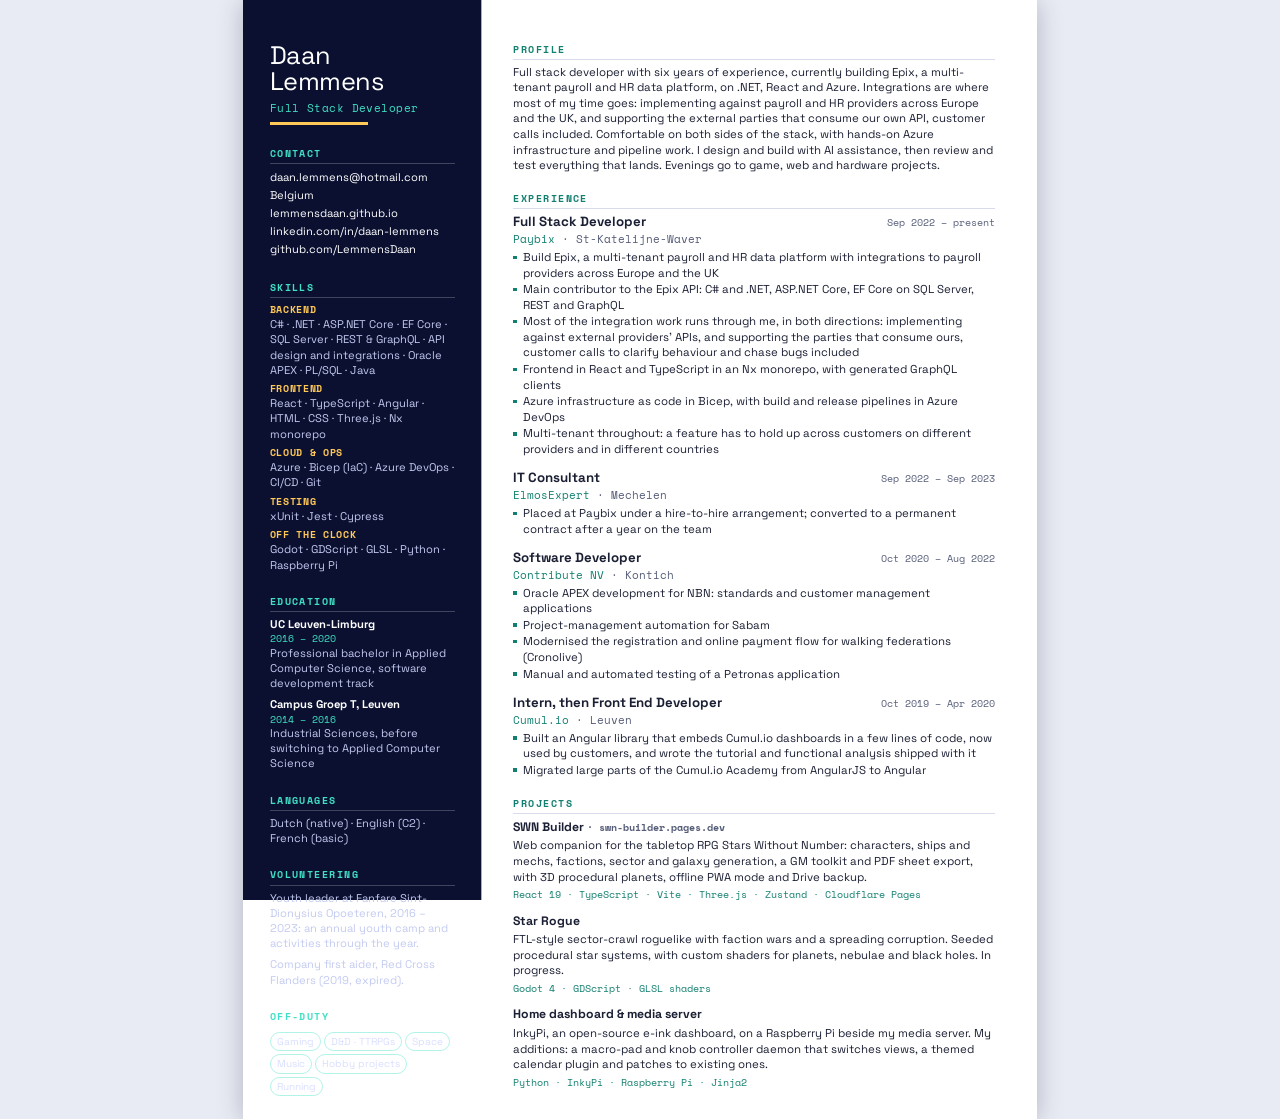
<file: cv.html>
<!DOCTYPE html>
<html lang="en">
<head>
<meta charset="utf-8">
<title>Daan Lemmens · CV</title>
<meta name="description" content="CV of Daan Lemmens, full stack developer in Belgium.">
<link rel="preconnect" href="https://fonts.googleapis.com">
<link rel="preconnect" href="https://fonts.gstatic.com" crossorigin>
<link href="https://fonts.googleapis.com/css2?family=Space+Grotesk:wght@400;500;700&family=Space+Mono:wght@400;700&display=swap" rel="stylesheet">
<style>
  /* Printed on A4 with no page margin of its own: the sidebar has to reach the paper's edge,
     so every margin lives as padding inside the two columns instead. */
  @page { size: A4; margin: 0; }

  :root {
    --navy: #0b1030;        /* the site's background, here as the sidebar */
    --teal: #3fe0c5;        /* site teal: bright enough for the navy column only */
    --teal-ink: #12806f;    /* the same hue darkened until it reads as text on white */
    --gold: #ffc857;
    --ink: #1b1f33;
    --ink-soft: #565d78;
    --rule: #d8dcec;
    --side: 63mm;
  }

  * { box-sizing: border-box; }
  html, body { margin: 0; }
  body {
    font-family: "Space Grotesk", "Segoe UI", Arial, sans-serif;
    font-size: 8.6pt; line-height: 1.36; color: var(--ink);
    background: #fff;
    -webkit-print-color-adjust: exact; print-color-adjust: exact;
  }

  /* The sidebar's colour is painted by a fixed layer rather than as a background on the column,
     so it still reaches the foot of the sheet if the CV ever runs onto a second page. */
  body::before {
    content: ""; position: fixed; top: 0; bottom: 0; left: 0; width: var(--side);
    background: var(--navy); border-right: 1.2pt solid var(--teal); z-index: 0;
  }

  .sheet { display: grid; grid-template-columns: var(--side) 1fr; min-height: 296mm; }
  aside, main { position: relative; z-index: 1; }
  aside { padding: 11mm 7mm 6mm; color: #d9deff; }
  main  { padding: 11mm 11mm 6mm 8.5mm; }

  /* --- name block -------------------------------------------------------- */
  .name { font-size: 19pt; line-height: 1.05; letter-spacing: -.02em; color: #fff; margin: 0; }
  .role { font-family: "Space Mono", monospace; font-size: 8.4pt; letter-spacing: .04em;
          color: var(--teal); margin: 5px 0 0; }
  .rule { height: 2pt; background: var(--gold); width: 26mm; margin: 7px 0 0; }

  /* --- section headings -------------------------------------------------- */
  aside h2, main h2 {
    font-family: "Space Mono", monospace; font-size: 7.8pt; font-weight: 700;
    text-transform: uppercase; letter-spacing: .14em; margin: 0 0 5px;
  }
  aside h2 { color: var(--teal); margin-top: 5.6mm; padding-bottom: 3px;
             border-bottom: .6pt solid rgba(255, 255, 255, .22); }
  main h2  { color: var(--teal-ink); margin-top: 4.6mm; padding-bottom: 3px;
             border-bottom: .8pt solid var(--rule); }
  main h2:first-child { margin-top: 0; }

  p { margin: 3px 0; }
  a { color: inherit; text-decoration: none; }

  /* --- sidebar ----------------------------------------------------------- */
  aside p { color: #c3caf0; }
  .contact { font-size: 8.4pt; line-height: 1.6; word-break: break-word; }
  .contact b { display: block; font-weight: 400; color: #fff; }
  .skill { margin: 0 0 4px; font-size: 8.4pt; }
  .skill b { display: block; font-family: "Space Mono", monospace; font-size: 7.3pt;
             font-weight: 700; letter-spacing: .07em; text-transform: uppercase;
             color: var(--gold); margin-bottom: 1px; }
  .school { margin: 0 0 6px; font-size: 8.4pt; }
  .school b { color: #fff; }
  .school span { display: block; font-family: "Space Mono", monospace; font-size: 7.3pt; color: var(--teal); }
  .chips { margin: 2px 0 0; padding: 0; list-style: none; display: flex; flex-wrap: wrap; gap: 3px; }
  .chips li { font-size: 7.6pt; line-height: 1.5; padding: 1px 6px; border-radius: 99px;
              border: .6pt solid rgba(63, 224, 197, .4); color: #d9deff; }

  /* --- experience -------------------------------------------------------- */
  .job { margin: 0 0 3.4mm; break-inside: avoid; }
  .job:last-child { margin-bottom: 0; }
  .job h3 { margin: 0; font-size: 10pt; line-height: 1.25; display: flex;
            justify-content: space-between; align-items: baseline; gap: 10px; }
  .job h3 time { font-family: "Space Mono", monospace; font-size: 7.8pt; font-weight: 400;
                 color: var(--ink-soft); white-space: nowrap; }
  .at { font-family: "Space Mono", monospace; font-size: 8.2pt; color: var(--teal-ink);
        margin: 1px 0 3px; }
  .at span { color: var(--ink-soft); }

  /* square teal markers, the same shape as the meter pips on the site */
  ul.b { list-style: none; margin: 2px 0 0; padding: 0; }
  ul.b li { position: relative; padding-left: 10px; margin: 1px 0; }
  ul.b li::before { content: ""; position: absolute; left: 0; top: .5em;
                    width: 3.4px; height: 3.4px; background: var(--teal-ink); }

  /* --- projects ---------------------------------------------------------- */
  .proj { margin: 0 0 2.8mm; break-inside: avoid; }
  .proj:last-child { margin-bottom: 0; }
  .proj h3 { margin: 0; font-size: 9.2pt; }
  .proj h3 em { font-style: normal; font-family: "Space Mono", monospace; font-size: 7.6pt;
                color: var(--ink-soft); }
  .stack { font-family: "Space Mono", monospace; font-size: 7.6pt; color: var(--teal-ink); margin: 2px 0 0; }

  /* On screen the sheet sits on the page background like a sheet of paper. */
  @media screen {
    body { background: #e9ebf4; }
    .sheet { width: 210mm; margin: 0 auto; background: #fff; box-shadow: 0 2px 24px rgba(11, 16, 48, .25); }
    body::before { left: 50%; margin-left: -105mm; }
  }
</style>
</head>
<body>
<div class="sheet">

  <aside>
    <p class="name">Daan<br>Lemmens</p>
    <p class="role">Full Stack Developer</p>
    <div class="rule"></div>

    <h2>Contact</h2>
    <p class="contact">
      <b>daan.lemmens@hotmail.com</b>
      <b>Belgium</b>
      <b>lemmensdaan.github.io</b>
      <b>linkedin.com/in/daan-lemmens</b>
      <b>github.com/LemmensDaan</b>
    </p>

    <h2>Skills</h2>
    <p class="skill"><b>Backend</b>C# · .NET · ASP.NET Core · EF Core · SQL Server · REST &amp; GraphQL · API design and integrations · Oracle APEX · PL/SQL · Java</p>
    <p class="skill"><b>Frontend</b>React · TypeScript · Angular · HTML · CSS · Three.js · Nx monorepo</p>
    <p class="skill"><b>Cloud &amp; ops</b>Azure · Bicep (IaC) · Azure DevOps · CI/CD · Git</p>
    <p class="skill"><b>Testing</b>xUnit · Jest · Cypress</p>
    <p class="skill"><b>Off the clock</b>Godot · GDScript · GLSL · Python · Raspberry Pi</p>

    <h2>Education</h2>
    <p class="school"><b>UC Leuven-Limburg</b><span>2016 – 2020</span>Professional bachelor in Applied Computer Science, software development track</p>
    <p class="school"><b>Campus Groep T, Leuven</b><span>2014 – 2016</span>Industrial Sciences, before switching to Applied Computer Science</p>

    <h2>Languages</h2>
    <p class="school">Dutch (native) · English (C2) · French (basic)</p>

    <h2>Volunteering</h2>
    <p class="school">Youth leader at Fanfare Sint-Dionysius Opoeteren, 2016 – 2023: an annual youth camp and activities through the year.</p>
    <p class="school">Company first aider, Red Cross Flanders (2019, expired).</p>

    <h2>Off-duty</h2>
    <ul class="chips">
      <li>Gaming</li><li>D&amp;D · TTRPGs</li><li>Space</li><li>Music</li><li>Hobby projects</li><li>Running</li>
    </ul>
  </aside>

  <main>
    <h2>Profile</h2>
    <p>Full stack developer with six years of experience, currently building Epix, a multi-tenant payroll and HR data platform, on .NET, React and Azure. Integrations are where most of my time goes: implementing against payroll and HR providers across Europe and the UK, and supporting the external parties that consume our own API, customer calls included. Comfortable on both sides of the stack, with hands-on Azure infrastructure and pipeline work. I design and build with AI assistance, then review and test everything that lands. Evenings go to game, web and hardware projects.</p>

    <h2>Experience</h2>
    <div class="job">
      <h3>Full Stack Developer <time>Sep 2022 – present</time></h3>
      <p class="at">Paybix <span>· St-Katelijne-Waver</span></p>
      <ul class="b">
        <li>Build Epix, a multi-tenant payroll and HR data platform with integrations to payroll providers across Europe and the UK</li>
        <li>Main contributor to the Epix API: C# and .NET, ASP.NET Core, EF Core on SQL Server, REST and GraphQL</li>
        <li>Most of the integration work runs through me, in both directions: implementing against external providers' APIs, and supporting the parties that consume ours, customer calls to clarify behaviour and chase bugs included</li>
        <li>Frontend in React and TypeScript in an Nx monorepo, with generated GraphQL clients</li>
        <li>Azure infrastructure as code in Bicep, with build and release pipelines in Azure DevOps</li>
        <li>Multi-tenant throughout: a feature has to hold up across customers on different providers and in different countries</li>
      </ul>
    </div>
    <div class="job">
      <h3>IT Consultant <time>Sep 2022 – Sep 2023</time></h3>
      <p class="at">ElmosExpert <span>· Mechelen</span></p>
      <ul class="b">
        <li>Placed at Paybix under a hire-to-hire arrangement; converted to a permanent contract after a year on the team</li>
      </ul>
    </div>
    <div class="job">
      <h3>Software Developer <time>Oct 2020 – Aug 2022</time></h3>
      <p class="at">Contribute NV <span>· Kontich</span></p>
      <ul class="b">
        <li>Oracle APEX development for NBN: standards and customer management applications</li>
        <li>Project-management automation for Sabam</li>
        <li>Modernised the registration and online payment flow for walking federations (Cronolive)</li>
        <li>Manual and automated testing of a Petronas application</li>
      </ul>
    </div>
    <div class="job">
      <h3>Intern, then Front End Developer <time>Oct 2019 – Apr 2020</time></h3>
      <p class="at">Cumul.io <span>· Leuven</span></p>
      <ul class="b">
        <li>Built an Angular library that embeds Cumul.io dashboards in a few lines of code, now used by customers, and wrote the tutorial and functional analysis shipped with it</li>
        <li>Migrated large parts of the Cumul.io Academy from AngularJS to Angular</li>
      </ul>
    </div>

    <h2>Projects</h2>
    <div class="proj">
      <h3>SWN Builder <em>· swn-builder.pages.dev</em></h3>
      <p>Web companion for the tabletop RPG Stars Without Number: characters, ships and mechs, factions, sector and galaxy generation, a GM toolkit and PDF sheet export, with 3D procedural planets, offline PWA mode and Drive backup.</p>
      <p class="stack">React 19 · TypeScript · Vite · Three.js · Zustand · Cloudflare Pages</p>
    </div>
    <div class="proj">
      <h3>Star Rogue</h3>
      <p>FTL-style sector-crawl roguelike with faction wars and a spreading corruption. Seeded procedural star systems, with custom shaders for planets, nebulae and black holes. In progress.</p>
      <p class="stack">Godot 4 · GDScript · GLSL shaders</p>
    </div>
    <div class="proj">
      <h3>Home dashboard &amp; media server</h3>
      <p>InkyPi, an open-source e-ink dashboard, on a Raspberry Pi beside my media server. My additions: a macro-pad and knob controller daemon that switches views, a themed calendar plugin and patches to existing ones.</p>
      <p class="stack">Python · InkyPi · Raspberry Pi · Jinja2</p>
    </div>
  </main>

</div>
</body>
</html>
</file>
